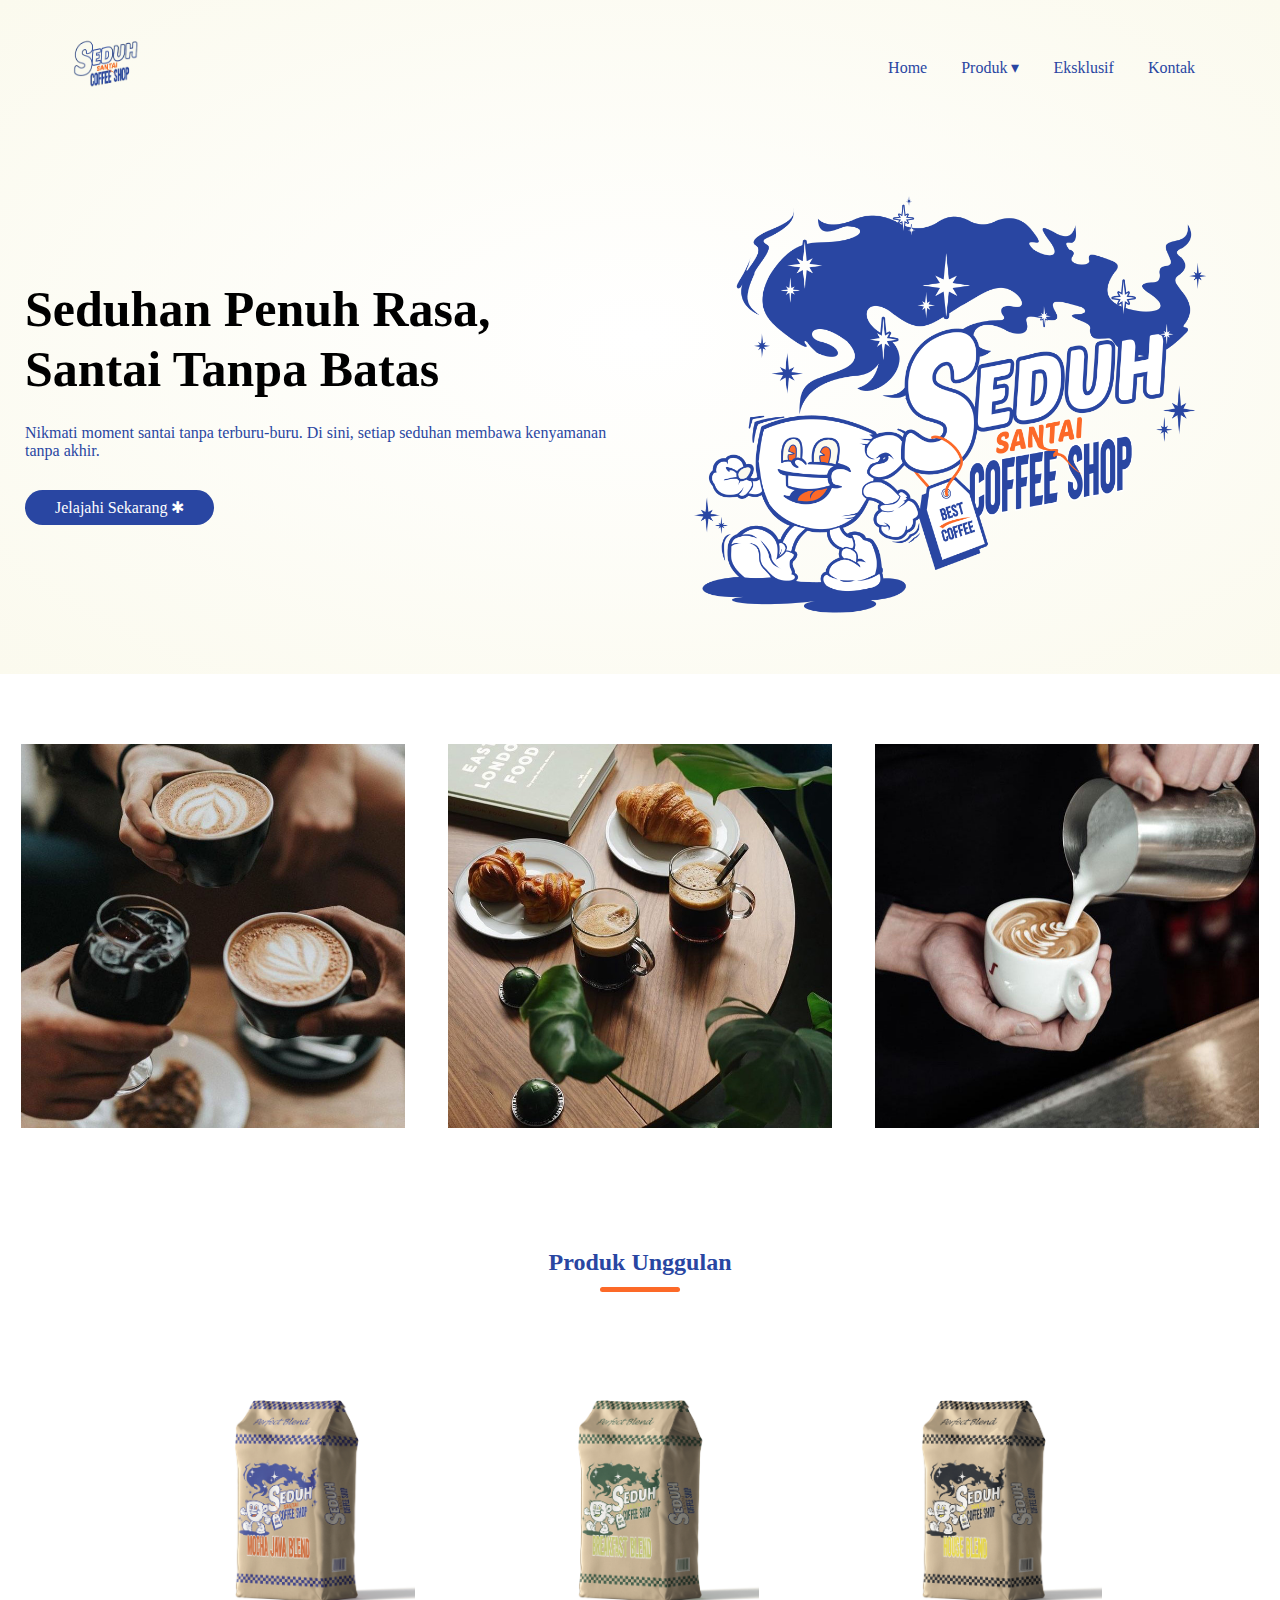
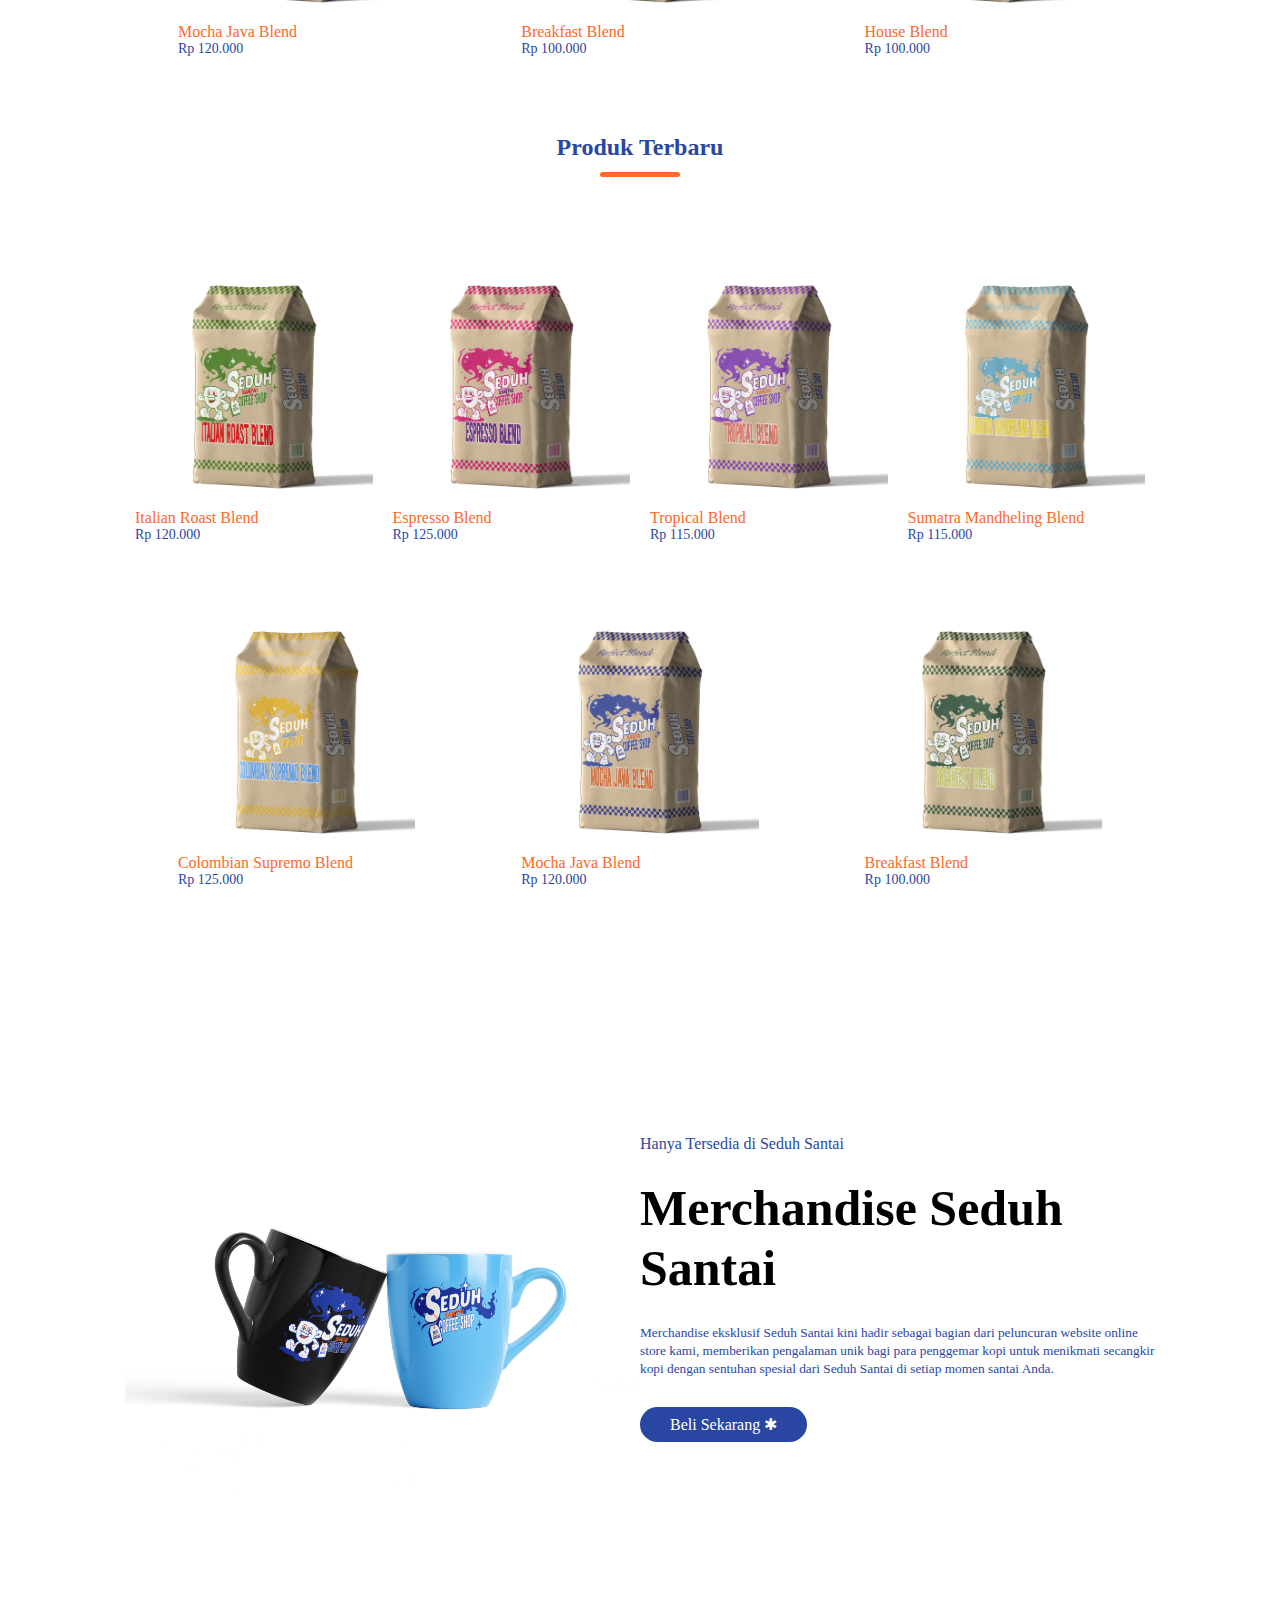
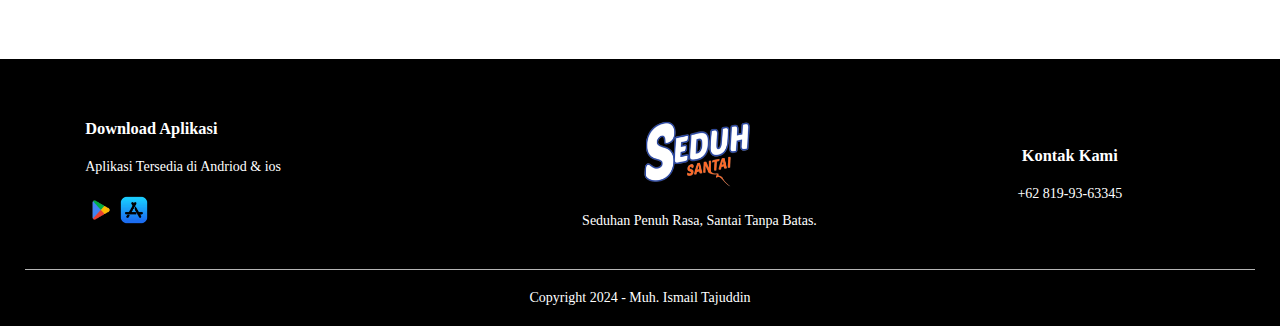
<file: index.html>
<!DOCTYPE html>
<html lang="en">
<head>
    <meta charset="UTF-8">
    <meta name="viewport" content="width=device-width, initial-scale=1.0">
    <title>Seduh Santai Test</title>
    <link rel="stylesheet" href="seduh.css">
</head>
<body>
    <div class="header">
    <div class="container">
        <div class="navbar">
            <div class="logo">
                <img src="logo.png" width="125px">
            </div>
            <nav>
                <ul class="links">
                    <li><a href=''>Home</a></li>
                    <li class="dropdown">
                        <a href='#'>Produk <span>&#9662;</span></a>
                        <ul class="dropdown-menu">
                            <li><a href="#unggulan">Unggulan</a></li>
                            <li><a href="#terbaru">Terbaru</a></li>
                            <li><a href="gp.html">Semua</a></li>
                        </ul>
                    </li>
                    <li><a href='#eksklusif'>Eksklusif</a></li>
                    <li><a href='#kontak'>Kontak</a></li>
                </ul>
            </nav>
        </div>
        <div class="row">
            <div class="col-2">
                <h1>Seduhan Penuh Rasa,<br>Santai Tanpa Batas</h1>
                <p>Nikmati moment santai tanpa terburu-buru. Di sini, setiap seduhan membawa kenyamanan tanpa akhir.</p>
                <a href="" class="btn">Jelajahi Sekarang &#10033;</a>
            </div>
            <div class="col-2">
                <img src="pic.png">
            </div>
        </div>
    </div>
    </div>

    <div class="categories">
        <div class="small-containers">
        <div class="row">
            <div class="col-3">
                <img src="cof2.jpg">
            </div>
            <div class="col-3">
                <img src="cof1.png">
            </div>
            <div class="col-3">
                <img src="cof3.jpg">
            </div>
        </div>
    </div>
    </div>

    <div class="small-container">
        <h2 class="title" id="unggulan">Produk Unggulan</h2>
        <div class="row">
            <div class="col-4">
                <img src="1cof.png">
                <h4>Mocha Java Blend</h4>
                <p>Rp 120.000</p>
            </div>
            <div class="col-4">
                <img src="2cof.png">
                <h4>Breakfast Blend</h4>
                <p>Rp 100.000</p>
            </div>
            <div class="col-4">
                <img src="3cof.png">
                <h4>House Blend</h4>
                <p>Rp 100.000</p>
            </div>
        </div>
        <h2 class="title" id="terbaru">Produk Terbaru</h2>
        <div class="row">
            <div class="col-4">
                <img src="4cof.png">
                <h4>Italian Roast Blend</h4>
                <p>Rp 120.000</p>
            </div>
            <div class="col-4">
                <img src="5cof.png">
                <h4>Espresso Blend</h4>
                <p>Rp 125.000</p>
            </div>
            <div class="col-4">
                <img src="6cof.png">
                <h4>Tropical Blend</h4>
                <p>Rp 115.000</p>
            </div>
            <div class="col-4">
                <img src="7cof.png">
                <h4>Sumatra Mandheling Blend</h4>
                <p>Rp 115.000</p>
            </div>
            <div class="col-4">
                <img src="8cof.png">
                <h4>Colombian Supremo Blend</h4>
                <p>Rp 125.000</p>
            </div>
            <div class="col-4">
                <img src="1cof.png">
                <h4>Mocha Java Blend</h4>
                <p>Rp 120.000</p>
            </div>
            <div class="col-4">
                <img src="2cof.png">
                <h4>Breakfast Blend</h4>
                <p>Rp 100.000</p>
            </div>
        </div>
    </div>

    <div class="offer" id="eksklusif">
        <div class="small-container">
            <div class="row">
                <div class="col-2">
                    <img id="offerImage" src="mug.png" alt="Offer Image">
                </div>
                <div class="col-2">
                    <p>Hanya Tersedia di Seduh Santai</p>
                    <h1>Merchandise Seduh Santai</h1>
                    <small>Merchandise eksklusif Seduh Santai kini hadir sebagai bagian dari peluncuran website online store kami, memberikan pengalaman unik bagi para penggemar kopi untuk menikmati secangkir kopi dengan sentuhan spesial dari Seduh Santai di setiap momen santai Anda.</small>
                    <a href="" class="btn">Beli Sekarang &#10033;</a>
                </div>
            </div>
        </div>
    </div>

    <div class="footer" id="kontak">
        <div class="container">
            <div class="row">
                <div class="footer-col-1">
                    <h3>Download Aplikasi</h3>
                    <p>Aplikasi Tersedia di Andriod & ios</p>
                    <div class="app-logo">
                        <img src="ps.png">
                        <img src="as.png">
                    </div>
                </div>
                <div class="footer-col-2">
                    <img src="foot.png">
                    <p>Seduhan Penuh Rasa, Santai Tanpa Batas.</p>
                </div>
                <div class="footer-col-3">
                    <h3>Kontak Kami</h3>
                    <p>+62 819-93-63345</p>
                </div>
            </div>
            <hr>
            <p class="copyright">Copyright 2024 - Muh. Ismail Tajuddin</p>
        </div>
    </div>
    <script src="index.js"></script>
</body>
</html>
</file>
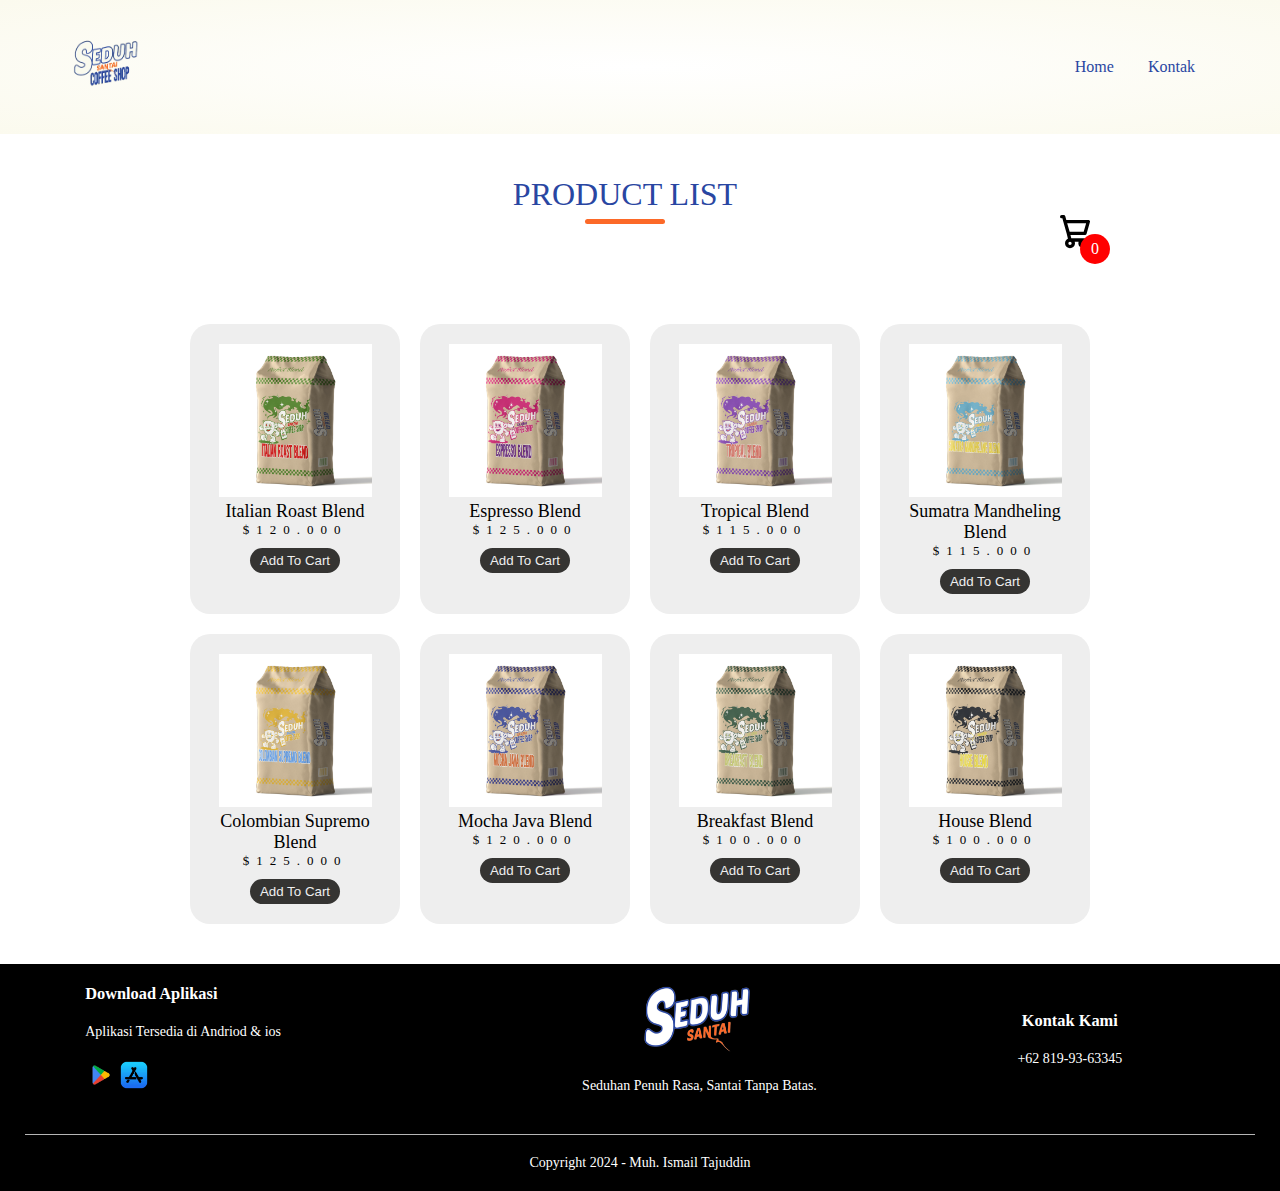
<file: gp.html>
<!DOCTYPE html>
<html lang="en">
<head>
    <meta charset="UTF-8">
    <meta name="viewport" content="width=device-width, initial-scale=1.0">
    <title>Document</title>
    <link rel="stylesheet" href="gp.css">
</head>
<body class="">
    
    <!-- Navbar from the first code -->
    <div class="header">
        <div class="container">
            <div class="navbar">
                <div class="logo">
                    <img src="logo.png" width="125px">
                </div>
                <nav>
                    <ul class="links">
                        <li><a href="index.html">Home</a></li>
                        <li><a href='#kontak'>Kontak</a></li>
                    </ul>
                </nav>
            </div>
        </div>
    </div>

    <!-- Content from second code -->
    <div class="container1">
        <header>
            <div class="title">PRODUCT LIST</div>
            <div class="icon-cart">
                <svg aria-hidden="true" xmlns="http://www.w3.org/2000/svg" fill="none" viewBox="0 0 18 20">
                    <path stroke="currentColor" stroke-linecap="round" stroke-linejoin="round" stroke-width="2" d="M6 15a2 2 0 1 0 0 4 2 2 0 0 0 0-4Zm0 0h8m-8 0-1-4m9 4a2 2 0 1 0 0 4 2 2 0 0 0 0-4Zm-9-4h10l2-7H3m2 7L3 4m0 0-.792-3H1"/>
                </svg>
                <span>0</span>
            </div>
        </header>
        <div class="listProduct">

        </div>
    </div>

    <!-- Cart Tab from second code -->
    <div class="cartTab">
        <h1>Shopping Cart</h1>
        <div class="listCart">
            
        </div>
        <div class="btn">
            <button class="close">CLOSE</button>
            <button class="checkOut">Check Out</button>
        </div>
    </div>

    <!-- Footer from the first code -->
    <div class="footer" id="kontak">
        <div class="container">
            <div class="row">
                <div class="footer-col-1">
                    <h3>Download Aplikasi</h3>
                    <p>Aplikasi Tersedia di Andriod & ios</p>
                    <div class="app-logo">
                        <img src="ps.png">
                        <img src="as.png">
                    </div>
                </div>
                <div class="footer-col-2">
                    <img src="foot.png">
                    <p>Seduhan Penuh Rasa, Santai Tanpa Batas.</p>
                </div>
                <div class="footer-col-3">
                    <h3>Kontak Kami</h3>
                    <p>+62 819-93-63345</p>
                </div>
            </div>
            <hr>
            <p class="copyright">Copyright 2024 - Muh. Ismail Tajuddin</p>
        </div>
    </div>

    <script src="testprod.js"></script>
</body>
</html>
</file>
<file: seduh.css>
*{
    margin: 0;
    padding: 0;
    box-sizing: border-box;
    scroll-behavior: smooth;
}
.navbar{
    display: flex;
    align-items: center;
    padding: 20px;
}
nav{
    flex: 1;
    text-align: right;
}
nav ul{
    display: inline-block;
    list-style-type: none;
}
nav ul li{
    display: inline-block;
    margin-right: 30px;
}
.links{
    list-style: none;
    gap: 20px;
    border-radius: 30px;
    -webkit-border-radius: 30px;
    -moz-border-radius: 30px;
    -ms-border-radius: 30px;
    -o-border-radius: 30px;
    padding: 8px 10px;
    margin: 30px 0;
    transition: background 0.5s;
    -webkit-transition: background 0.5s;
    -moz-transition: background 0.5s;
    -ms-transition: background 0.5s;
    -o-transition: background 0.5s;
}
.links a:hover{
    background: #2946a2ff;
    color: #fff;
}
.links li{
    position: relative;
}
.dropdown-menu{
    position: absolute;
    top: 100%;
    left: 0;
    overflow: hidden;
    opacity: 0;
    visibility: hidden;
    transform: translateY(-10px);
    -webkit-transform: translateY(-10px);
    -moz-transform: translateY(-10px);
    -ms-transform: translateY(-10px);
    -o-transform: translateY(-10px);
    transition: all 0.3s ease;
    -webkit-transition: all 0.3s ease;
    -moz-transition: all 0.3s ease;
    -ms-transition: all 0.3s ease;
    -o-transition: all 0.3s ease;
}
.dropdown:hover .dropdown-menu{
    opacity: 1;
    visibility: visible;
    transform: translateY(0);
    -webkit-transform: translateY(0);
    -moz-transform: translateY(0);
    -ms-transform: translateY(0);
    -o-transform: translateY(0);
}
.dropdown-menu li{
    width: 150px;
}
.dropdown-menu a{
    padding: 10px;
    display: block;
}
a{
    text-decoration: none;
    color: #2946a2ff;
}
p{
    color: #2946a2ff;
}
.container{
    max-width: 1300px;
    margin: auto;
    padding-left: 25px;
    padding-right: 25px;
}
.row{
    display: flex;
    align-items: center;
    flex-wrap: wrap;
    justify-content: space-around;
}
.col-2{
    flex-basis: 50%;
    min-width: 300px;
}
.col-2 img{
    max-width: 100%;
    padding: 50px 0;
}
.col-2 h1{
    font-size: 50px;
    line-height: 60px;
    margin: 25px 0;
}
.btn{
    display: inline-block;
    background: #2946a2ff;
    color: #fff;
    padding: 8px 30px;
    margin: 30px 0;
    border-radius: 30px;
    -webkit-border-radius: 30px;
    -moz-border-radius: 30px;
    -ms-border-radius: 30px;
    -o-border-radius: 30px;
    transition: background 0.5s;
    -webkit-transition: background 0.5s;
    -moz-transition: background 0.5s;
    -ms-transition: background 0.5s;
    -o-transition: background 0.5s;
}
.btn:hover{
    background: #fc6928ff;
}
.header{
    background: radial-gradient(#fff,#fbfaeeff);
}
.header row{
    margin-top: 70px;
}
.categories{
    margin: 70px 0;
}
.col-3{
    flex-basis: 30%;
    min-width: 250px;
    margin-bottom: 30px;
}
.col-3 img{
    width: 100%;
}
.small-container{
    max-width: 1080px;
    margin: auto;
    padding-left: 25px;
    padding-right: 25px;
}
.col-4{
    flex-basis: 25%;
    padding: 10px;
    min-width: 200px;
    margin-bottom: 50px;
    transition: transform 0.5s;
    -webkit-transition: transform 0.5s;
    -moz-transition: transform 0.5s;
    -ms-transition: transform 0.5s;
    -o-transition: transform 0.5s;
}
.col-4 img{
    width: 100%;
}
.title{
    text-align: center;
    margin: 0 auto 80px;
    position: relative;
    line-height: 60px;
    color: #2946a2ff;
}
.title::after{
    content: '';
    background: #fc6928ff;
    width: 80px;
    height: 5px;
    border-radius: 5px;
    -webkit-border-radius: 5px;
    -moz-border-radius: 5px;
    -ms-border-radius: 5px;
    -o-border-radius: 5px;
    position: absolute;
    bottom: 0;
    left: 50%;
    transform: translateX(-50%);
    -webkit-transform: translateX(-50%);
    -moz-transform: translateX(-50%);
    -ms-transform: translateX(-50%);
    -o-transform: translateX(-50%);
}
h4{
    color: #fc6928ff;
    font-weight: normal;
}
.col-4 p{
    font-size: 14px;
}
.col-4:hover{
    transform: translateY(-10px);
    -webkit-transform: translateY(-10px);
    -moz-transform: translateY(-10px);
    -ms-transform: translateY(-10px);
    -o-transform: translateY(-10px);
}
.offer{
    margin: 80px;
    padding: 30px 0;
}
small{
    color: #2946a2ff;
}
.footer{
    background: black;
    color: white;
    font-size: 14px;
    padding: 60px 0 20px;
}
.footer p{
    color: white;
}
.footer h3{
    color: white;
    margin-bottom: 20px;
}
.footer-col-2 img{
    height: 70px;
    width: 120px;
    margin-bottom: 20px;
    align-items: center;
}
.footer-col-1, .footer-col-2, .footer-col-3{
    min-width: 250px;
    margin-bottom: 20px;
}
.footer-col-1{
    flex-basis: 30%;
}
.footer-col-2{
    flex-basis: 1;
    text-align: center;
}
.footer-col-3{
    flex-basis: 1;
    text-align: center;
}
ul{
    list-style-type: none;
}
.app-logo{
    margin-top: 20px;
}
.app-logo img{
    width: 30px;
    height: 30px;
}
.footer hr{
    border: none;
    background: #b5b5b5;
    height: 1px;
    margin: 20px 0;
}
.copyright{
    text-align: center;
}
.row-2{
    justify-content: space-between;
    margin: 100px auto 50px;
}
select{
    border: 1px solid #ff253b;
    padding: 5px;
}
select:focus{
    outline: none;
}
</file>
<file: gp.css>
body{
    margin: 0;
    font-family: Poppins;
}
.container1{
    width: 900px;
    margin: auto;
    max-width: 90vw;
    text-align: center;
    padding-top: 10px;
    transition: transform .5s;
}
svg{
    width: 30px;
}
header{
    display: flex;
    justify-content: space-between;
    align-items: center;
    padding: 20px 0;
}
.icon-cart{
    position: relative;
}
.icon-cart span{
    position: absolute;
    background-color: red;
    width: 30px;
    height: 30px;
    display: flex;
    justify-content: center;
    align-items: center;
    border-radius: 50%;
    color: #fff;
    top: 50%;
    right: -20px;
}
.title{
    font-size: xx-large;
}
.listProduct .item img{
    width: 90%;
}
.listProduct{
    display: grid;
    grid-template-columns: repeat(4, 1fr);
    gap: 20px;
}
.listProduct .item{
    background-color: #eee;
    padding: 20px;
    border-radius: 20px;
}
.listProduct .item h2{
    font-weight: 500;
    font-size: large;
}
.listProduct .item .price{
    letter-spacing: 7px;
    font-size: small;
}
.listProduct .item button{
    background-color: #353432;
    color: #eee;
    border: none;
    padding: 5px 10px;
    margin-top: 10px;
    border-radius: 20px;
}

/* cart */
.cartTab{
    width: 400px;
    background-color: #353432;
    color: #eee;
    position: fixed;
    top: 0;
    right: -400px;
    bottom: 0;
    display: grid;
    grid-template-rows: 70px 1fr 70px;
    transition: .5s;
}
body.showCart .cartTab{
    right: 0;
}
body.showCart .container{
    transform: translateX(-250px);
}
.cartTab h1{
    padding: 20px;
    margin: 0;
    font-weight: 300;
}
.cartTab .btn{
    display: grid;
    grid-template-columns: repeat(2, 1fr);
}
.cartTab button{
    background-color: #E8BC0E;
    border: none;
    font-family: Poppins;
    font-weight: 500;
    cursor: pointer;
}
.cartTab .close{
    background-color: #eee;
}
.listCart .item img{
    width: 100%;
}
.listCart .item{
    display: grid;
    grid-template-columns: 70px 150px 50px 1fr;
    gap: 10px;
    text-align: center;
    align-items: center;
}
.listCart .quantity span{
    display: inline-block;
    width: 25px;
    height: 25px;
    background-color: #eee;
    border-radius: 50%;
    color: #555;
    cursor: pointer;
}
.listCart .quantity span:nth-child(2){
    background-color: transparent;
    color: #eee;
    cursor: auto;
}
.listCart .item:nth-child(even){
    background-color: #eee1;
}
.listCart{
    overflow: auto;
}
.listCart::-webkit-scrollbar{
    width: 0;
}
@media only screen and (max-width: 992px) {
    .listProduct{
        grid-template-columns: repeat(3, 1fr);
    }
}


/* mobile */
@media only screen and (max-width: 768px) {
    .listProduct{
        grid-template-columns: repeat(2, 1fr);
    }
}

/* seduh */

*{
    margin: 0;
    padding: 0;
    box-sizing: border-box;
    scroll-behavior: smooth;
}
.navbar{
    display: flex;
    align-items: center;
    padding: 20px;
}
nav{
    flex: 1;
    text-align: right;
}
nav ul{
    display: inline-block;
    list-style-type: none;
}
nav ul li{
    display: inline-block;
    margin-right: 30px;
}
.links{
    list-style: none;
    gap: 20px;
    border-radius: 30px;
    -webkit-border-radius: 30px;
    -moz-border-radius: 30px;
    -ms-border-radius: 30px;
    -o-border-radius: 30px;
    padding: 8px 10px;
    margin: 30px 0;
    transition: background 0.5s;
    -webkit-transition: background 0.5s;
    -moz-transition: background 0.5s;
    -ms-transition: background 0.5s;
    -o-transition: background 0.5s;
}
.links a:hover{
    background: #2946a2ff;
    color: #fff;
}
.links li{
    position: relative;
}
.dropdown-menu{
    position: absolute;
    top: 100%;
    left: 0;
    overflow: hidden;
    opacity: 0;
    visibility: hidden;
    transform: translateY(-10px);
    -webkit-transform: translateY(-10px);
    -moz-transform: translateY(-10px);
    -ms-transform: translateY(-10px);
    -o-transform: translateY(-10px);
    transition: all 0.3s ease;
    -webkit-transition: all 0.3s ease;
    -moz-transition: all 0.3s ease;
    -ms-transition: all 0.3s ease;
    -o-transition: all 0.3s ease;
}
.dropdown:hover .dropdown-menu{
    opacity: 1;
    visibility: visible;
    transform: translateY(0);
    -webkit-transform: translateY(0);
    -moz-transform: translateY(0);
    -ms-transform: translateY(0);
    -o-transform: translateY(0);
}
.dropdown-menu li{
    width: 150px;
}
.dropdown-menu a{
    padding: 10px;
    display: block;
}
a{
    text-decoration: none;
    color: #2946a2ff;
}
p{
    color: #2946a2ff;
}
.container{
    max-width: 1300px;
    margin: auto;
    padding-left: 25px;
    padding-right: 25px;
    transition: transform .5s;
    -webkit-transition: transform .5s;
    -moz-transition: transform .5s;
    -ms-transition: transform .5s;
    -o-transition: transform .5s;
}
.row{
    display: flex;
    align-items: center;
    flex-wrap: wrap;
    justify-content: space-around;
}

.header{
    background: radial-gradient(#fff,#fbfaeeff);
}
.header row{
    margin-top: 70px;
}
.title{
    text-align: center;
    margin: 0 auto 80px;
    position: relative;
    line-height: 60px;
    color: #2946a2ff;
}
.title::after{
    content: '';
    background: #fc6928ff;
    width: 80px;
    height: 5px;
    border-radius: 5px;
    -webkit-border-radius: 5px;
    -moz-border-radius: 5px;
    -ms-border-radius: 5px;
    -o-border-radius: 5px;
    position: absolute;
    bottom: 0;
    left: 50%;
    transform: translateX(-50%);
    -webkit-transform: translateX(-50%);
    -moz-transform: translateX(-50%);
    -ms-transform: translateX(-50%);
    -o-transform: translateX(-50%);
}
.footer{
    background: black;
    color: white;
    font-size: 14px;
    padding: 60px 0 20px;
    margin-top: 40px;
    padding-top: 20px;
}
.footer p{
    color: white;
}
.footer h3{
    color: white;
    margin-bottom: 20px;
}
.footer-col-2 img{
    height: 70px;
    width: 120px;
    margin-bottom: 20px;
    align-items: center;
}
.footer-col-1, .footer-col-2, .footer-col-3{
    min-width: 250px;
    margin-bottom: 20px;
}
.footer-col-1{
    flex-basis: 30%;
}
.footer-col-2{
    flex-basis: 1;
    text-align: center;
}
.footer-col-3{
    flex-basis: 1;
    text-align: center;
}
ul{
    list-style-type: none;
}
.app-logo{
    margin-top: 20px;
}
.app-logo img{
    width: 30px;
    height: 30px;
}
.footer hr{
    border: none;
    background: #b5b5b5;
    height: 1px;
    margin: 20px 0;
}
.copyright{
    text-align: center;
}
select{
    border: 1px solid #ff253b;
    padding: 5px;
}
select:focus{
    outline: none;
}
</file>
